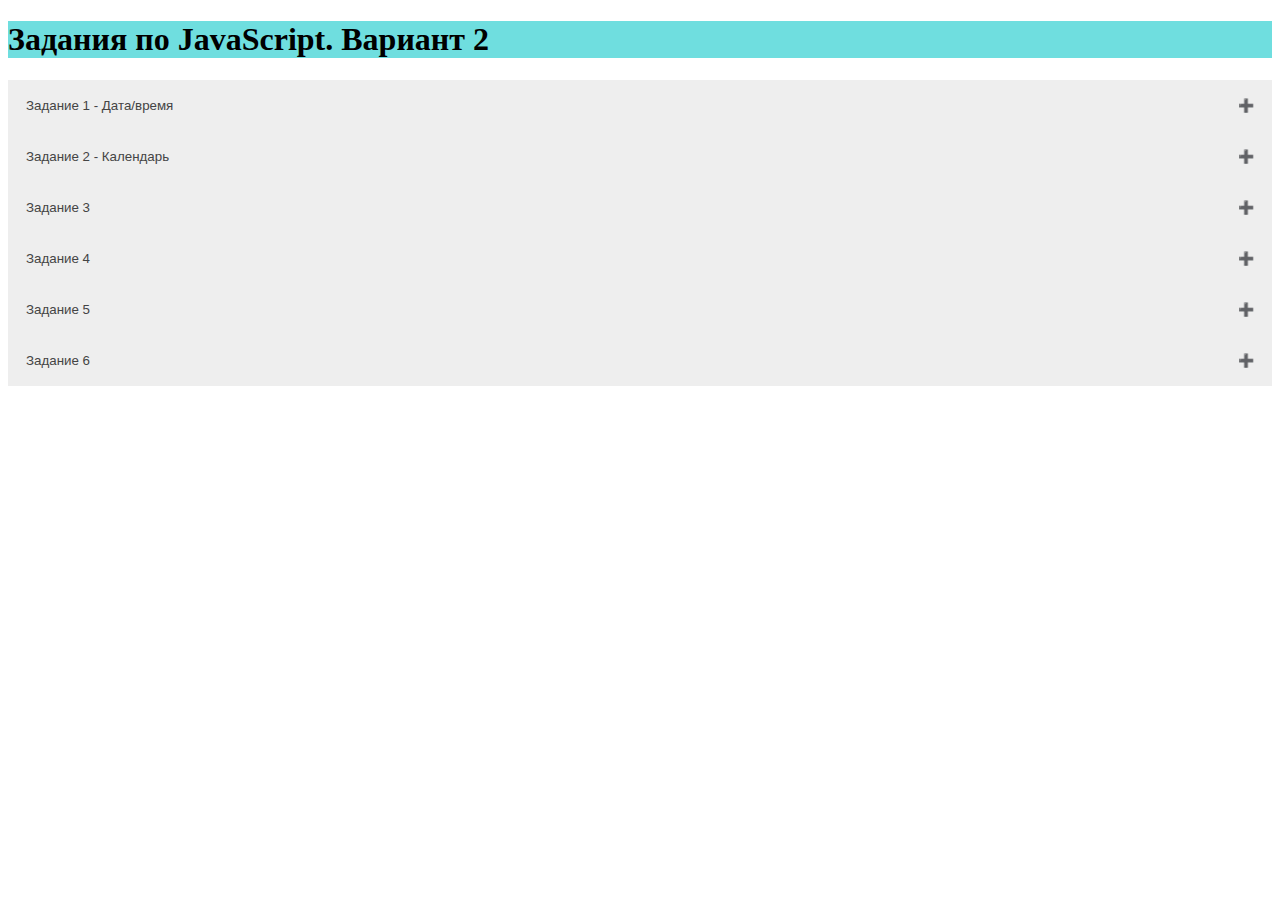
<file: labs js/index.html>
<!DOCTYPE html>
<html lang="en">
<head>
    <meta charset="UTF-8">
    <meta http-equiv="X-UA-Compatible" content="IE=edge">
    <meta name="viewport" content="width=device-width, initial-scale=1.0">
    <link rel="stylesheet" href="./assets/main.css">
    <title>JS Labs!</title>

    <title>Document</title>
</head>
<body >

    <h1>Задания по JavaScript. Вариант 2</h1>
    <button class="accordion">Задание 1 - Дата/время</button>
    <div class="panel">
        <p class="data_things">Если ты это видишь, ты где то накосячил в скрипте :)</p>
    </div>

    <button class="accordion">Задание 2 - Календарь</button>
    <div class="panel">
        <div id="month-calendar">

    <ul class="month">
        <li class="prev"><i class="fas fa-angle-left"></i></li>
        <li class="next"><i class="fas fa-angle-right"></i></li>
        <li class="month-name"></li>
        <li class="year-name"></li>
    </ul>

    <ul class="weekdays">
        <li>Пн</li>
        <li>Вт</li>
        <li>Ср</li>
        <li>Чт</li>
        <li>Пт</li>
        <li class = "holidays">Сб</li>
        <li class = "holidays">Вс</li>
    </ul>

    <ul class="days">
        <li>1</li>
        <li>2</li>
        <li>...</li>
        <li>31</li>
    </ul>
</div>
    </div>

    
    <button class="accordion">Задание 3</button>
    <div class="panel" >
        <img class = "task3_img" src="./images/1.jpg" alt="">
        <img class = "task3_img" src="./images/2.jpg" alt="">
        <p class = "count_img_text">Если ты это видишь, ты где то накосячил в скрипте :)</p>
    </div>

    <button class="accordion">Задание 4</button>
    <div class="panel" id = 'panel'>
        <p >Если ты это видишь, ты где то накосячил в скрипте :)</p>
    </div>
    
    <button class="accordion">Задание 5</button>
    <div class="panel" id = "task_5">
        <a id="switch" href="#">Добавить абзац</a>
    </div>

    <button class="accordion">Задание 6</button>
    <div class="panel">
        <img src="./images/img1.jpg " id="myImg" onmouseover="change()" alt="">
    </div>

    <script src="./scripts/script.js"></script>
    <script src="./scripts/DataTime.js"></script>
    <script src="./scripts/calendar.js"></script>
    <script src="./scripts/paint_div.js"></script>
    <script src="./scripts/add_p.js"></script>
    <script src="./scripts/change_img.js"></script>
    <script src="./scripts/task3.js"></script>
</body>
</html>
</file>
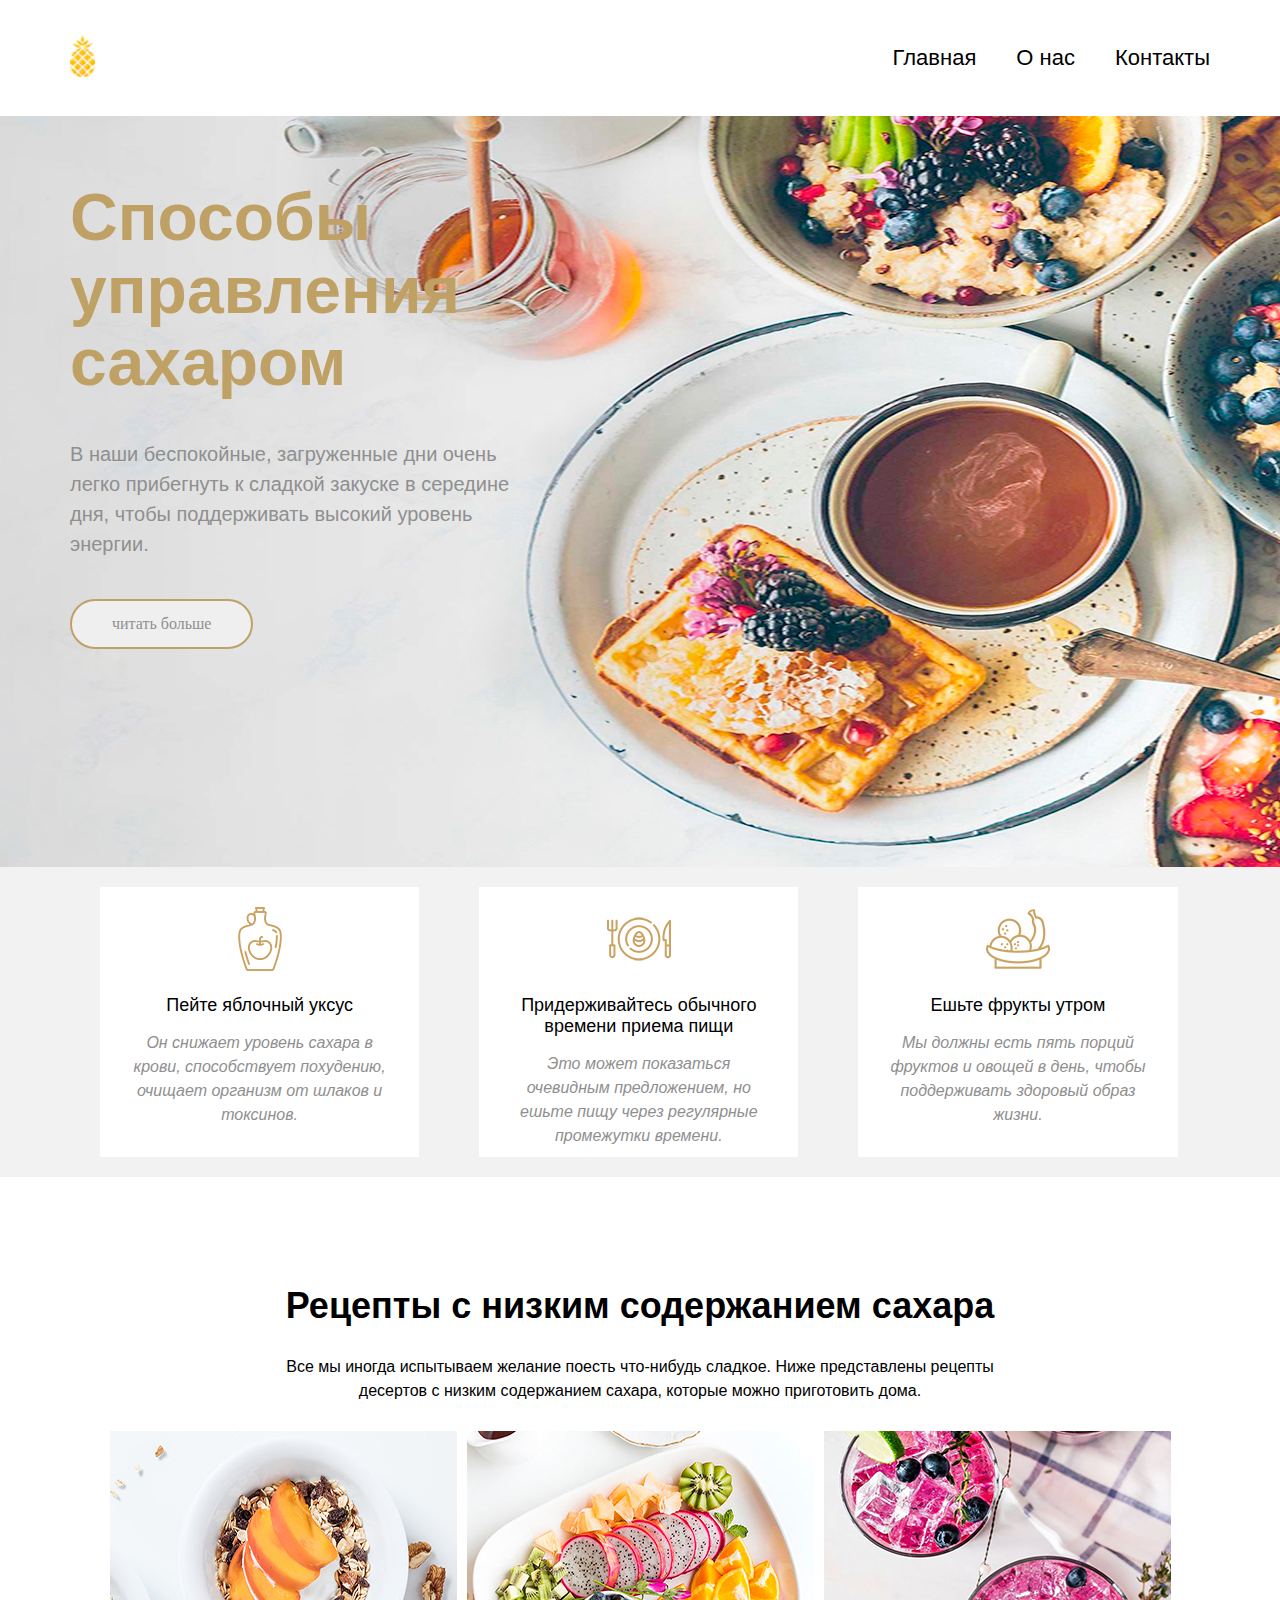
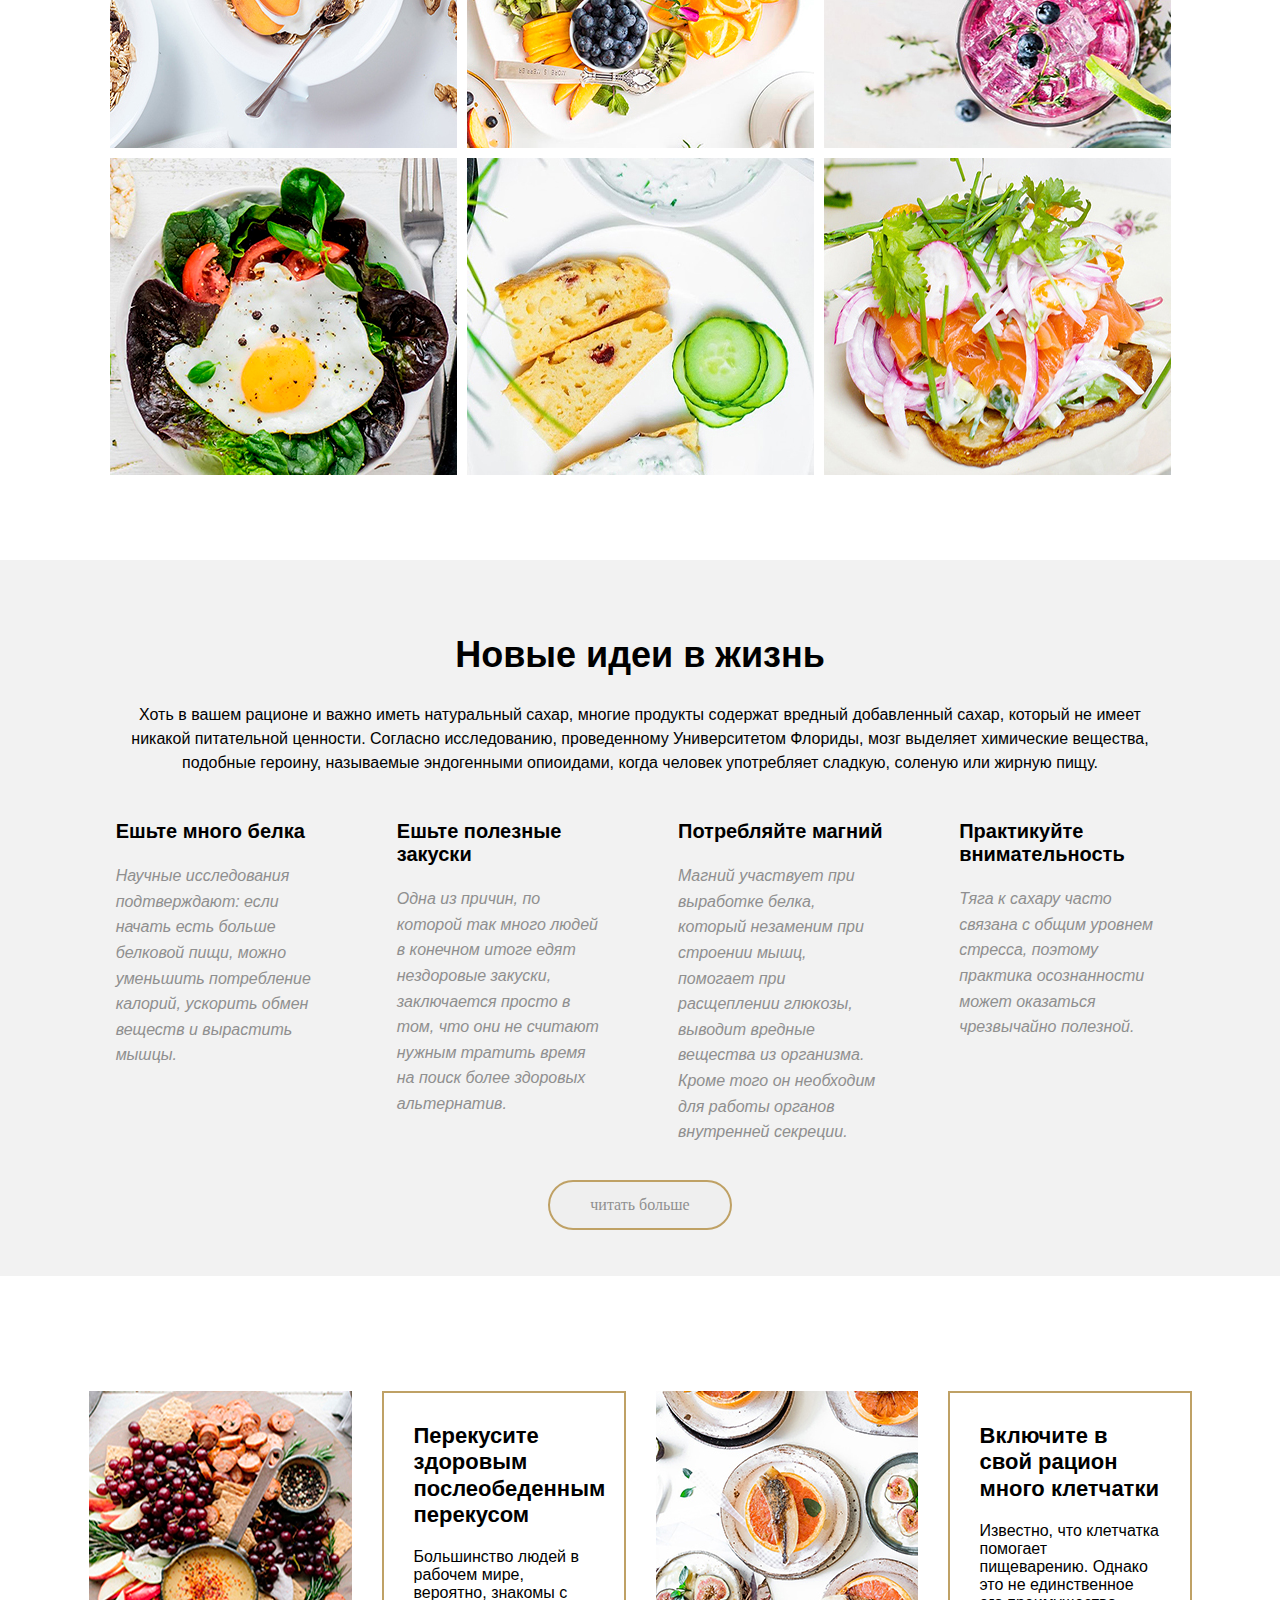
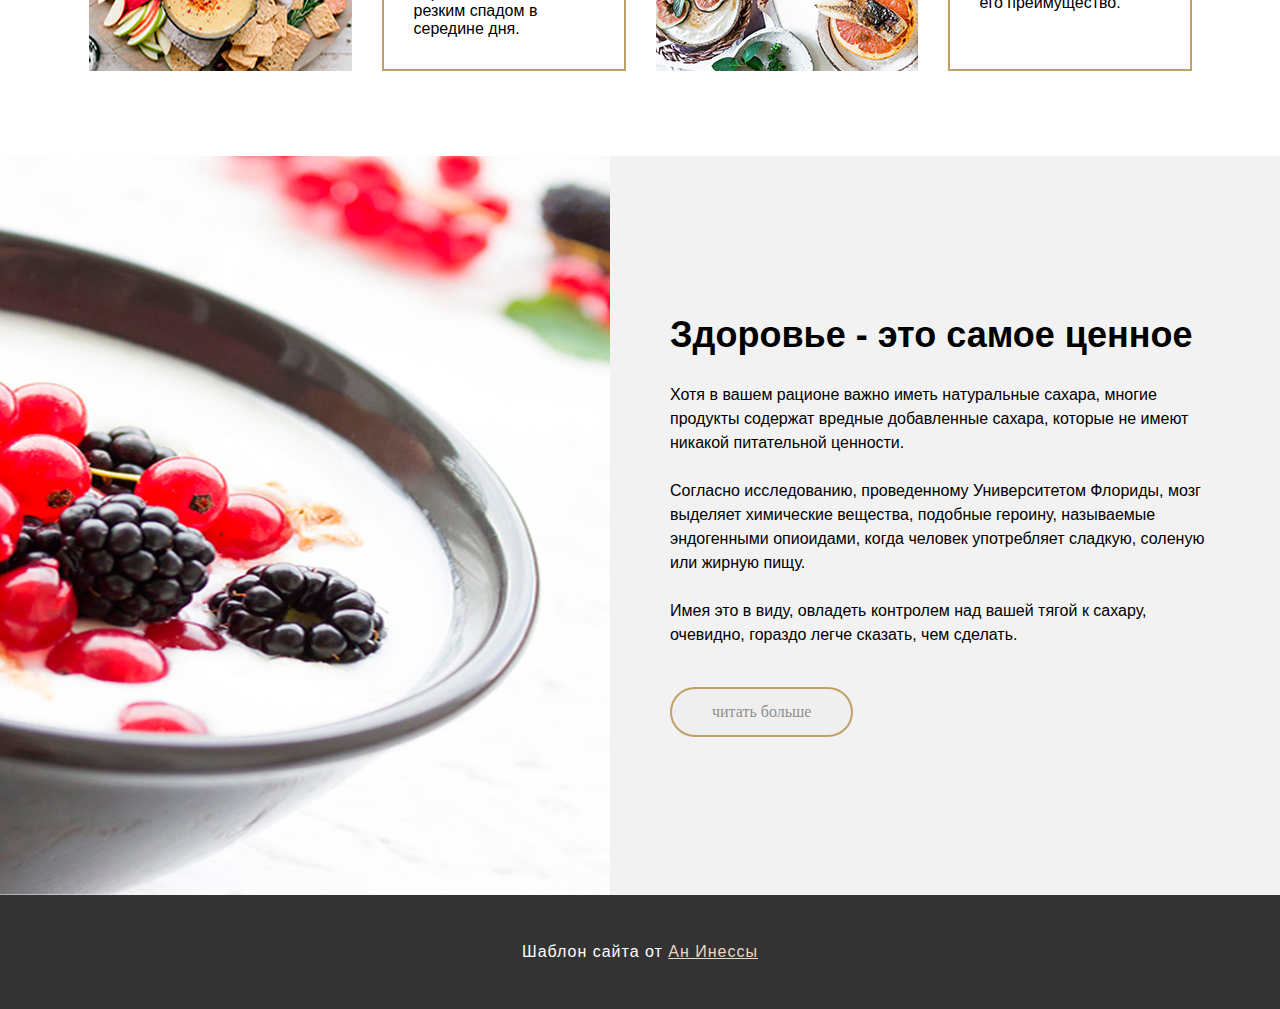
<file: website/index.html>
<!DOCTYPE html>
<html lang="en">
<head>
	<meta charset="UTF-8">
	<meta name="viewport" content="width=device-width, initial-scale=1.0">
	<title>Project</title>
	<link rel="stylesheet" href = "css/main.css">
</head>
<body>

	 <header class="header">
	 	<div class="container">
	 		<div class="header__inner">
	 			<div class="header__logo">
	 				<img src="img/logo.png" alt="">
	 			</div>

	 			<nav class = "nav">
	 				<a class="nav__link" href="#">Главная</a>
	 				<a class="nav__link" href="#">О нас</a>
	 				<a class="nav__link" href="#">Контакты</a>
	 			</nav>
	 		</div>
	 	</div>
	 </header>






	 <section class="intro">
	 	<div class="container">
	 		<div class="intro__block">
	 			<h1 class= "intro__title">Способы управления сахаром</h1>
	 			<h2 class= "intro__subtitle">В наши беспокойные, загруженные дни очень легко прибегнуть к сладкой закуске в середине дня, чтобы поддерживать высокий уровень энергии.</h2>
	 			<button class="btn btn--ye" type="button">читать больше</button>
	 		</div>
	 	</div>
	 </section>






	 <section class="features">
	 	<div class="container">
	 		<div class="features">
	 			<div class="features__item">
	 				<div class="features__back">
	 					<img class="features__icon" src="icon/cider.png" alt="">
	 					<h4 class="features__title">Пейте яблочный уксус</h4>
	 					<div class="features__text">
	 					Он снижает уровень сахара в крови, способствует похудению, очищает организм от шлаков и токсинов.
	 					</div>
	 				</div>
	 			</div>	

	 			<div class="features__item">
	 				<div class="features__back">
	 					<img class="features__icon" src="icon/meal.png" alt="">
	 					<h4 class="features__title">Придерживайтесь обычного времени приема пищи</h4>
	 					<div class="features__text">
	 						Это может показаться очевидным предложением, но ешьте пищу через регулярные промежутки времени.
	 					</div>
	 				</div>
	 			</div>	

	 			<div class="features__item">
	 				<div class="features__back">
	 					<img class="features__icon" src="icon/fruits.png" alt="">
	 					<h4 class="features__title">Ешьте фрукты утром</h4>
	 					<div class="features__text">
	 						Мы должны есть пять порций фруктов и овощей в день, чтобы поддерживать здоровый образ жизни.
	 				</div>
	 				</div>
	 			</div>	

	 		</div>
	 	</div>
	 </section >






	 <section class = "recipe">
	 	<div class="container">
	 		<div class="recipe__block">
	 			<div class="recipe__top">
	 				<h2 class = "recipe__title">Рецепты с низким содержанием сахара</h2>
	 				<p class = "recipe__text">Все мы иногда испытываем желание поесть что-нибудь сладкое. Ниже представлены рецепты десертов с низким содержанием сахара, которые можно приготовить дома.</p>
	 			</div>

	 			<div class="recipe__images">
	 				<img class="recipe__item" src="img/2.jpg" alt="">
	 				<img class="recipe__item" src="img/3_1.jpg" alt="">
	 				<img class="recipe__item" src="img/4.jpg" alt="">
	 				<img class="recipe__item" src="img/5.jpg" alt="">
	 				<img class="recipe__item" src="img/6.jpg" alt="">
	 				<img class="recipe__item" src="img/7.jpg" alt="">
	 			</div>


	 		</div>
	 	</div>
	 </section>








	 <section class = "ideas">
	 	<div class="container">
	 		<div class="ideas__block">
	 			<div class="ideas__top">
	 				<h2 class = "ideas__title">Новые идеи в жизнь</h2>
	 				<p class = "ideas__text">Хоть в вашем рационе и важно иметь натуральный сахар, многие продукты содержат вредный добавленный сахар, который не имеет никакой питательной ценности. Согласно исследованию, проведенному Университетом Флориды, мозг выделяет химические вещества, подобные героину, называемые эндогенными опиоидами, когда человек употребляет сладкую, соленую или жирную пищу.</p>
	 			</div>


	 		</div>
	 			<div class="ideas__row">
	 				<div class="ideas__item">
	 					<h4 class= "ideas__subtitle">Ешьте много белка</h4>
	 					<p class="ideas__tip">Научные исследования подтверждают: если начать есть больше белковой пищи, можно уменьшить потребление калорий, ускорить обмен веществ и вырастить мышцы.</p>
	 				</div>

	 				<div class="ideas__item">
	 					<h4 class= "ideas__subtitle">Ешьте полезные закуски</h4>
	 					<p class="ideas__tip">Одна из причин, по которой так много людей в конечном итоге едят нездоровые закуски, заключается просто в том, что они не считают нужным тратить время на поиск более здоровых альтернатив.</p>
	 				</div>

	 				<div class="ideas__item">
	 					<h4 class= "ideas__subtitle">Потребляйте магний</h4>
	 					<p class="ideas__tip"> Mагний участвует при выработке белка, который незаменим при строении мышц, помогает при расщеплении глюкозы, выводит вредные вещества из организма. Кроме того он необходим для работы органов внутренней секреции. </p>
	 				</div>

	 				<div class="ideas__item">
	 					<h4 class= "ideas__subtitle">Практикуйте внимательность</h4>
	 					<p class="ideas__tip">Тяга к сахару часто связана с общим уровнем стресса, поэтому практика осознанности может оказаться чрезвычайно полезной.</p>
	 				</div>
	 			</div>
	 			<div class="ideas__but">
	 				<button class="btn btn--ye" type="button">читать больше</button>
	 			</div>
		</div>
	 </section>






	 <section class = "diet">
	 	<div class="container">
	 		<div class="diet__block">
	 			<div class="diet__item__img">
	 				<img src="img/8.jpg" alt="">
	 			</div>

	 			<div class="diet__item">
	 				<h4 class = "diet__subtitle">Перекусите здоровым послеобеденным перекусом</h4>
	 				<p class = "diet__text">Большинство людей в рабочем мире, вероятно, знакомы с резким спадом в середине дня.</p>
	 			</div>

	 			<div class="diet__item__img">
	 				<img src="img/9.jpg" alt="">
	 			</div>
	 				
	 			<div class="diet__item">
	 				<h4 class = "diet__subtitle">Включите в свой рацион много клетчатки</h4>
	 				<p class = "diet__text">Известно, что клетчатка помогает пищеварению. Однако это не единственное его преимущество.</p>
	 			</div>
	 		</div>
	 	</div>
	 </section>




	 <section class = "health">
	 	<div class="container">	
	 		<div class="health__item">	
	 				<div class="health__photo">	
	 					<img class="health__img" src="img/10.jpg" alt="">
					</div>
	 				<div class="health__content">
	 					<div class="health__block">
	 						<h2 class = "health__subtitle">Здоровье - это самое ценное
	 						</h2>
	 						<p class = "health__text">
	 							Хотя в вашем рационе важно иметь натуральные сахара, многие продукты содержат вредные добавленные сахара, которые не имеют никакой питательной ценности. 
	 							<br>
	 							<br>
	 							Согласно исследованию, проведенному Университетом Флориды, мозг выделяет химические вещества, подобные героину, называемые эндогенными опиоидами, когда человек употребляет сладкую, соленую или жирную пищу.
	 							<br>
	 							<br>
	 							Имея это в виду, овладеть контролем над вашей тягой к сахару, очевидно, гораздо легче сказать, чем сделать.
	 						</p>

	 						<div class="health__but">
	 						<button class="btn btn--ye" type="button">читать больше</button>
	 						</div>

	 					</div>

	 				</div>



	 		</div>
	 	</div>
	 </section>
	 <footer class="footer">
	 	<div class="container">
	 		<div class="footer__inner">
	 			<div class="footer__block">
	 				<p class = "footer__text">Шаблон сайта от</p>
	 				<a class = "footer__author" href="https://vk.com/iness__an">Ан Инессы</a>
	 			</div>
	 		</div>
	 	</div>
	 </footer>
</body>
</html>
</file>
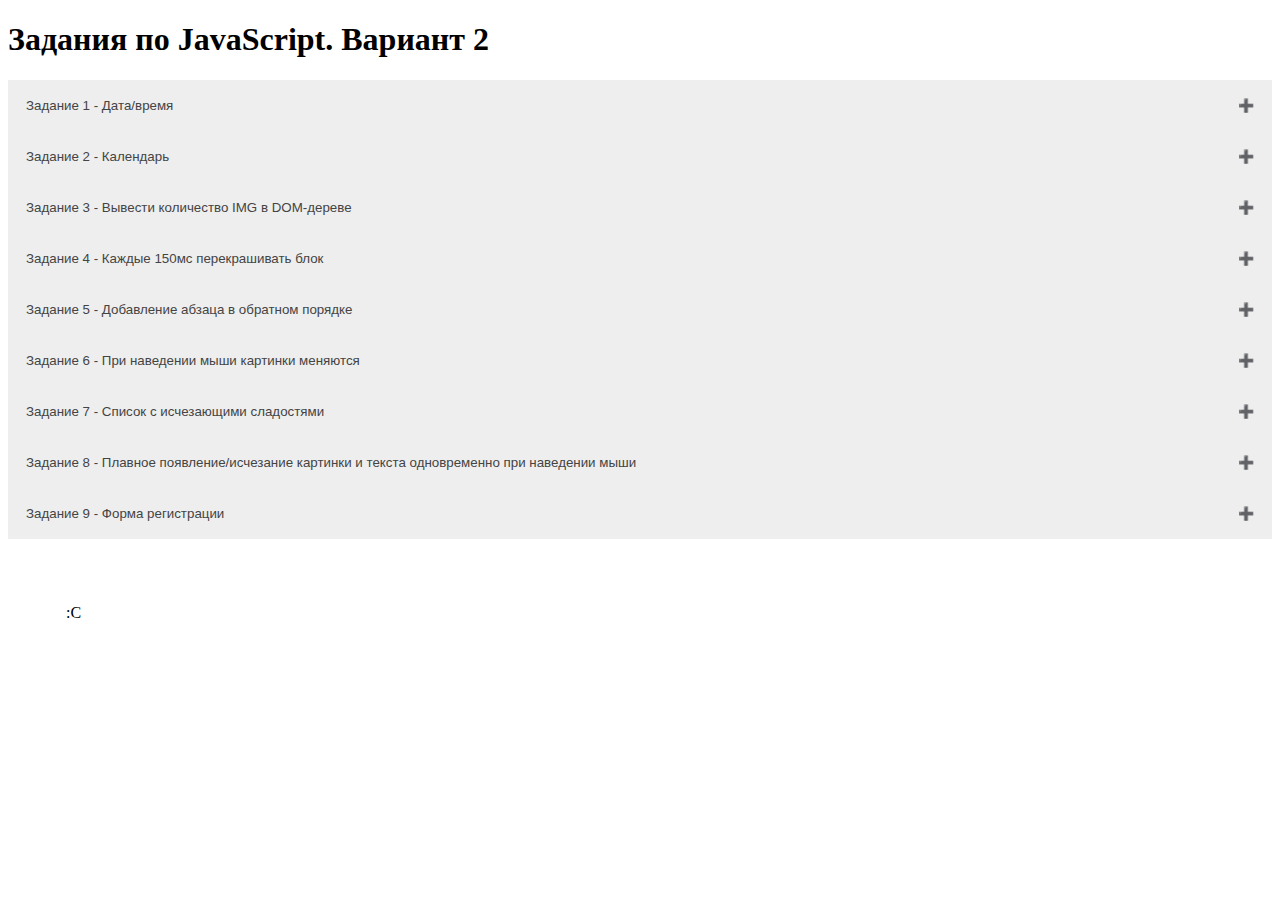
<file: JS & JQuery/Javascript/index.html>
<!DOCTYPE html>
<html lang="en">
<head>
    <meta charset="UTF-8">
    <meta http-equiv="X-UA-Compatible" content="IE=edge">
    <meta name="viewport" content="width=device-width, initial-scale=1.0">
    <link rel="stylesheet" href="./assets/main.css">
    <title>JS Labs!</title>

    <title>Document</title>
</head>
<body >

    <h1>Задания по JavaScript. Вариант 2</h1>
    <button class="accordion">Задание 1 - Дата/время</button>
    <div class="panel">
        <p class="data_things">Если ты это видишь, ты где то накосячил в скрипте :)</p>
    </div>

    <button class="accordion">Задание 2 - Календарь</button>
    <div class="panel">
        <div id="month-calendar">

    <ul class="month">
        <li class="prev"><i class="fas fa-angle-left"></i></li>
        <li class="next"><i class="fas fa-angle-right"></i></li>
        <li class="month-name"></li>
        <li class="year-name"></li>
    </ul>

    <ul class="weekdays">
        <li>Пн</li>
        <li>Вт</li>
        <li>Ср</li>
        <li>Чт</li>
        <li>Пт</li>
        <li class = "holidays">Сб</li>
        <li class = "holidays">Вс</li>
    </ul>

    <ul class="days">
        <li>1</li>
        <li>2</li>
        <li>...</li>
        <li>31</li>
    </ul>
</div>
    </div>

    
    <button class="accordion">Задание 3 - Вывести количество IMG в DOM-дереве</button>
    <div class="panel" >
        <img class = "task3_img" src="./images/1.jpg" alt="">
        <img class = "task3_img" src="./images/2.jpg" alt="">
        <p class = "count_img_text">Если ты это видишь, ты где то накосячил в скрипте :)</p>
    </div>

    <button class="accordion">Задание 4 - Каждые 150мс перекрашивать блок</button>
    <div class="panel" id = 'panel'>
        <p >Если ты это видишь, ты где то накосячил в скрипте :)</p>
    </div>
    
    <button class="accordion">Задание 5 - Добавление абзаца в обратном порядке</button>
    <div class="panel" id = "task_5">
        <a id="switch" href="#">Добавить абзац</a>
    </div>

    <button class="accordion">Задание 6 - При наведении мыши картинки меняются</button>
    <div class="panel">
        <img src="./images/img1.jpg" id="myImg" onmouseover="change()" alt="">
    </div>

    <button class="accordion">Задание 7 - Список с исчезающими сладостями</button>
     <div class="panel" id="sweet__list_id">
        <ul >
            <li class="del">Здесь сладости! (Нажми меня)</li>
                <ul class="submenu">
                <li class="del1">Пироженное</li>
                <li class="del1">Мёд</li>
                <li class="del2">Конфета</li>
                </ul>
            <li class="del3">Сладостей больше нет!</li>
        </ul>
    </div>


    <button class="accordion">Задание 8 - Плавное появление/исчезание картинки и текста одновременно при наведении мыши</button>
    <div class="panel">
        <div class="task-item eight">
            <p id="textlogo">:С</p>
            <img id="logo" src="./images/cry.jpg" alt="ма">
        </div>
    </div>

    <button class="accordion">Задание 9 - Форма регистрации</button>
    <div class="panel">
        <p><a href="myform.html" target="_blank">Перейти на страницу формы регистрации</a>.
      
    </p>
    </div>
    <script src="./scripts/jquery-3.6.0.js"></script>
    <script src="./scripts/script.js"></script>
    <!-- Включить только если нужно посмотреть задание 4
        <script src="./scripts/paint_div.js"></script>-->
    <script src="./scripts/DataTime.js"></script>
    <script src="./scripts/calendar.js"></script>
    <script src="./scripts/add_p.js"></script>
    <script src="./scripts/change_img.js"></script>
    <script src="./scripts/task3.js"></script>
    <script src="./scripts/list.js"></script>
    <script src="./scripts/lostchance.js"></script>
    <script src="./scripts_for_form/script_for_form.js"></script>
</body>
</html>
</file>
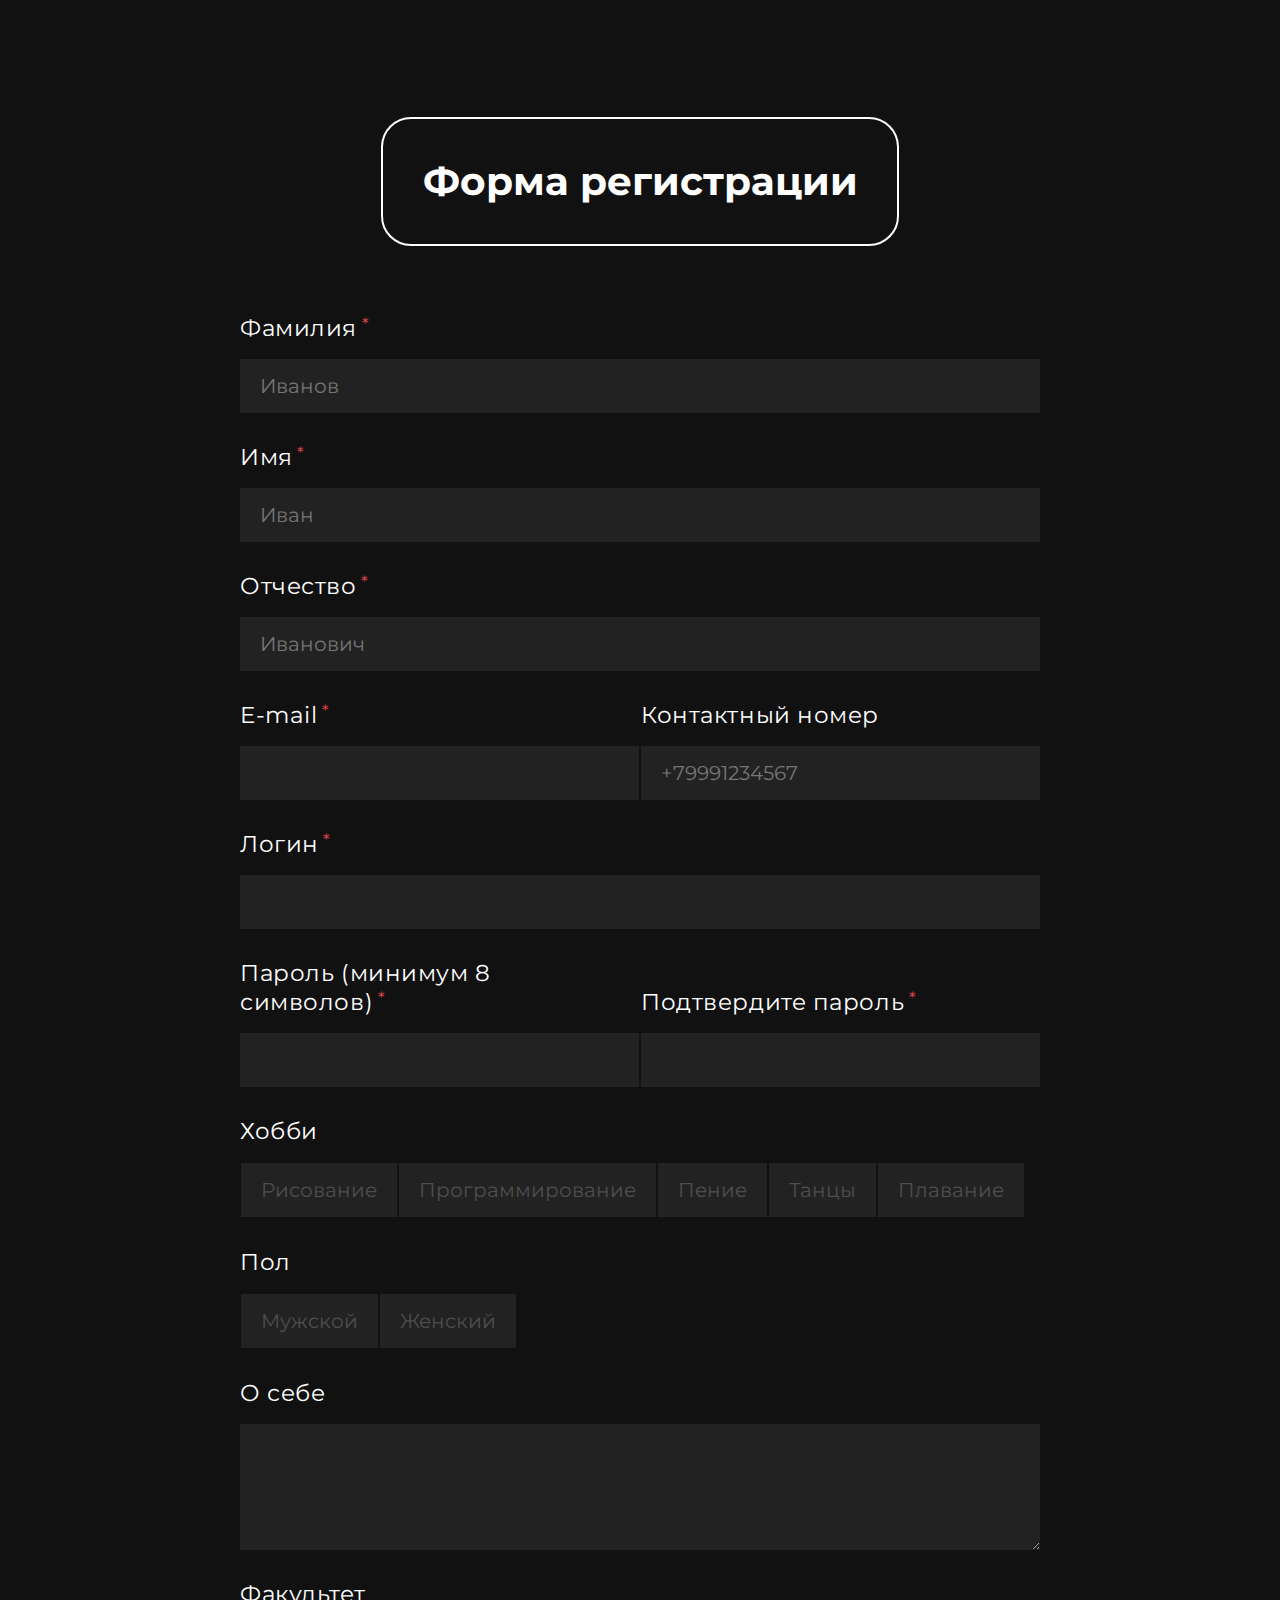
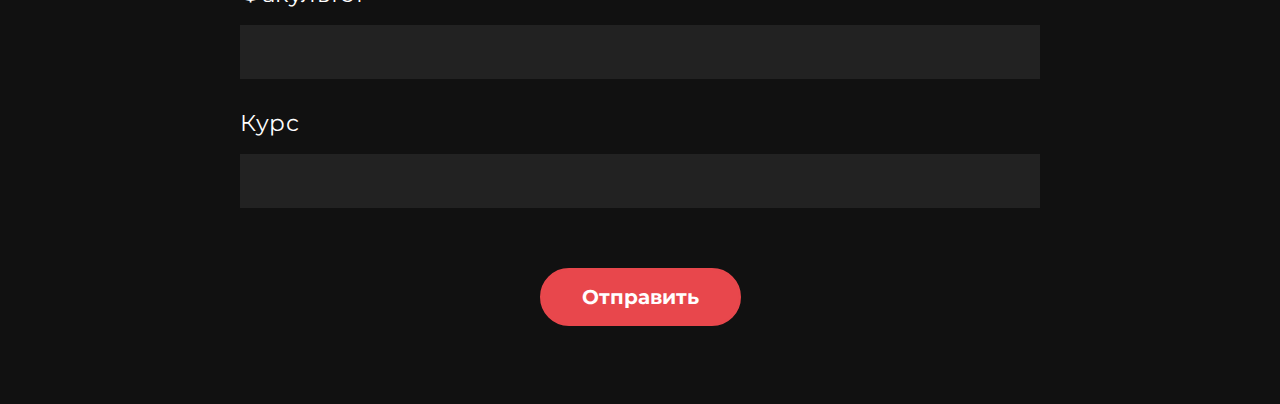
<file: JS & JQuery/Javascript/myform.html>
<!DOCTYPE html>
<html lang="en">
<head>
    <meta charset="UTF-8">
    <meta http-equiv="X-UA-Compatible" content="IE=edge">
    <meta name="viewport" content="width=device-width, initial-scale=1.0">
    <link rel="stylesheet" href="./assets_for_form/main_for_form.css">
    <title>Registration Form</title>

    <title>Document</title>
  </head>
<body >
  <div class="title_block">
    <p class = "title">Форма регистрации</p>
  </div>
<form action='' class='form' onSubmit = "return checkPassword(this)">
  <p class='field required'>
    <label class='label required' for='name'>Фамилия</label>
    <input class='text-input' id='name' name='name' required type='text' placeholder='Иванов' pattern = "^([А-Я]{1}[а-яё]{1,23}|[A-Z]{1}[a-z]{1,23})$">
  </p>
  <p class='field required'>
    <label class='label required' for='name'>Имя</label>
    <input class='text-input' id='name' name='name' required type='text' placeholder='Иван' pattern = "^([А-Я]{1}[а-яё]{1,23}|[A-Z]{1}[a-z]{1,23})$">
  </p>
  <p class='field required'>
    <label class='label required' for='name'>Отчество</label>
    <input class='text-input' id='name' name='name' required type='text' placeholder='Иванович' pattern = "^([А-Я]{1}[а-яё]{1,23}|[A-Z]{1}[a-z]{1,23})$">
  </p>
  <p class='field required half'>
    <label class='label' for='email'>E-mail</label>
    <input class='text-input' id='email' name='email' required type='email'>
  </p>
  <p class='field half'>
    <label class='label' for='phone'>Контактный номер</label>
    <input class='text-input' id='phone' name='phone' type='phone' pattern = "^((8|\+7)[\- ]?)?(\(?\d{3}\)?[\- ]?)?[\d\- ]{7,10}$" placeholder = "+79991234567">
  </p>
  <p class='field required'>
    <label class='label' for='login'>Логин</label>
    <input class='text-input' id='login' name='login' required type='text' pattern = "^[а-яА-ЯёЁa-zA][а-яА-ЯёЁa-zA-Z0-9-_\.]{1,20}$">
  </p>
  <p class='field half required'>
    <label class='label' for='password'>Пароль (минимум 8 символов)</label>
    <input class='text-input' id = "password1" name='password1' required type='password' pattern = "(?=^.{8,}$)((?=.*\d)|(?=.*\W+))(?![.\n])(?=.*[A-Z])(?=.*[a-z]).*$">  
  </p>
  <p class='field half required'>
    <label class='label' for='password'>Подтвердите пароль</label>
    <input class='text-input' id = "password2" name='password2' required type='password'>
  </p>
  <div class='field'>
    <label class='label'>Хобби</label>
    <ul class='checkboxes'>
      <li class='checkbox'>
        <input class='checkbox-input' id='choice-0' name='choice' type='checkbox' value='0'>
        <label class='checkbox-label' for='choice-0'>Рисование</label>
      </li>
      <li class='checkbox'>
        <input class='checkbox-input' id='choice-1' name='choice' type='checkbox' value='1'>
        <label class='checkbox-label' for='choice-1'>Программирование</label>
      </li>
      <li class='checkbox'>
        <input class='checkbox-input' id='choice-2' name='choice' type='checkbox' value='2'>
        <label class='checkbox-label' for='choice-2'>Пение</label>
      </li>
      <li class='checkbox'>
        <input class='checkbox-input' id='choice-3' name='choice' type='checkbox' value='3'>
        <label class='checkbox-label' for='choice-3'>Танцы</label>
      </li>
      <li class='checkbox'>
        <input class='checkbox-input' id='choice-4' name='choice' type='checkbox' value='4'>
        <label class='checkbox-label' for='choice-4'>Плавание</label>
      </li>
    </ul>
  </div>
  <div class='field'>
    <label class='label'>Пол</label>
    <ul class='options'>
      <li class='option'>
        <input class='option-input' id='option-0' name='option' type='radio' value='0'>
        <label class='option-label' for='option-0'>Мужской</label>
      </li>
      <li class='option'>
        <input class='option-input' id='option-1' name='option' type='radio' value='1'>
        <label class='option-label' for='option-1'>Женский</label>
      </li>
    </ul>
  </div>
  <p class='field'>
    <label class='label' for='about'>О себе</label>
    <textarea class='textarea' cols='50' id='about' name='about' rows='4'></textarea>
  </p>
  <p class='field'>
    <label class='label' for='select'>Факультет</label>
    <select class='select' id='select' >
      <option selected value=''></option>
      <option value='1'>Факультет журналистики</option>
      <option value='2'>Факультет истории, социологии и международных отношений</option>
      <option value='3'>Факультет компьютерных технологий и прикладной математики</option>
      <option value='4'>Факультет математики и компьютерных наук</option>
      <option value='5'>Факультет педагогики, психологии и коммуникативистики</option>
      <option value='6'>Факультет романо-германской филологии</option>
      <option value='7'>Факультет управления и психологии</option>
      <option value='8'>Физико-технический факультет</option>
    </select>
  </p>
  <p class='field'>
    <label class='label' for='select'>Курс</label>
    <select class='select' id='select' >
      <option selected value=''></option>
      <option value='1'>1</option>
      <option value='2'>2</option>
      <option value='3'>3</option>
      <option value='4'>4</option>
    </select>
  </p>
  <div class= "button_block">
    <input id='button' class = "button" type='submit' value='Отправить'>
  </div>
</form>
<!-- partial -->
<script src="./scripts_for_form/script_for_form.js"></script>
<script src="./scripts_for_form/jquery-3.6.0.js"></script>
<script src="./scripts_for_form/red.js"></script>

</body>
</html>
</file>
<file: labs js/assets/main.css>
.accordion {
    background-color: #eee;
    color: #444;
    cursor: pointer;
    padding: 18px;
    width: 100%;
    text-align: left;
    border: none;
    outline: none;
    transition: 0.4s;
}

.accordion:after {
    content: '\02795'; 
    font-size: 13px;
    color: #777;
    float: right;
    margin-left: 5px;
}


.active, .accordion:hover {
    background-color: #ccc;
}

.active:after {
    content: "\2796"; 
}


.panel {
    padding: 0 18px;
    background-color: white;
    max-height: 0;
    overflow: hidden;
    transition: max-height 0.2s ease-out;
}

.data_things{
    color: #101136;
    display: flex;
    justify-content: center;
}

/*ЗАДАНИЕ 2*/


*{
    box-sizing: border-box;
    
}

body{
    
}

/* месяцы и годы */
#month-calendar{
    width: 50%;
}

.month{
    font-family:  'Reza Zulmi Serif';
    margin: 0;
    padding: 3rem 2rem 2rem;
    background: #84403d;
    text-align: center;
    width: 100%;
    color: #ffffff;
    list-style: none;
}

.month li{
    padding: 0;
    margin: 0;
    font-size: 1.5rem;
    line-height: 1.4;
    letter-spacing: 0.1rem;
    text-transform: uppercase;
    font-weight: 700;
}

.month li.prev,
.month li.next{
    cursor: pointer;
}

.month li.prev{
    float: left;
}

.month li.next{
    float: right;
}

.month li.year-name{
    font-size: 1.2rem;
    font-weight: 400;
}


/* дни недели */
.weekdays{
    font-family:  'Reza Zulmi Serif';
    margin: 0;
    padding: 1rem 0;
    background-color: #8d6d72;
    width: 100%;
    display: flex;
    flex-direction: row;
    flex-wrap: nowrap;
    justify-content: left;
}

.weekdays li{
    font-family:  'Reza Zulmi Serif';
    display: inline-block;
    flex: 0 0 calc(100% / 7);
    text-align: center;
}

.holidays {

    color: #850000;
}
/* дни */
.days{
    font-family:  'Reza Zulmi Serif';
    margin: 0;
    padding: 1rem 0;
    background-color: #f5f5f5;
    width: 100%;
    display: flex;
    flex-wrap: wrap;
    justify-content: left;
    align-content: flex-start;
    height: 14rem;
}
.days li:nth-child(7n+6){
    color: #850000;
}
.days li:nth-child(7n+7){
    color: #850000;
}

.days li{
    padding: 0.5rem;
    list-style: none;
    display: inline-block;
    flex: 0 0 calc(100% / 7);
    text-align: center;
    color: #999;
    font-size: 0.9rem;
    line-height: 1rem;
}

.days li.date-now{
    color: #fff;
    font-weight: 700;

  border-radius: 50%;
  text-align: center;
  background: #d5a6a4;
}

.days li.date-holidays{
    color:#850000;
}

.task3_img{
    width: 30%;
}

a {
    text-decoration: none;
}

#myImg{
    height: 500px;
    width: 700px;
}
</file>
<file: website/css/main.css>
body {
	margin: 0;

	font-family: Roboto, sans-serif;
	-webkit-font-smoothing: antialiased; /*сглаживает*/
}

.container {
	width: 100%;
	max-width: 1140px;
	margin: 0 auto;
}

.header {

}

h1, h2, h3, h4, h5, h6 {
	margin: 0;
}

p {
	margin: 0 0 10px;
}
.nav {
	display: flex;
	font-size: 22px;

}

.header__inner {
	display: flex;
	justify-content: space-between;
	padding: 35px 0;
	align-items: center;
}

.nav__link {
	color: #000;
	text-decoration: none;
	margin-left: 40px;
}

.nav__link:first-child {
	margin-left: 0;
}

.nav__link:hover {      /*псевдокласс*/
	color: #da5359;

}

.intro {
	height: 751px;
<<<<<<< HEAD
	background: #f2f2f2 url("../img/1.jpg") center no-repeat;
=======
	width: 100%;
	background: url("../img/1.jpg") center no-repeat;
>>>>>>> d6457c2232479bac0f1feb45380efeb90961be60
	background-size: cover cover;
}

.intro__block{
	padding-top: 65px;
	max-width: 450px;
}

.intro__title{
	margin: 0 0 40px;
	font-family: 'Oswald', sans-serif;
	font-size: 66px ;
	line-height: 1.1;
	color: #bfa165;
	font-weight: 700;
	word-spacing: 100vw;
}

.intro__subtitle{
	margin-bottom: 40px;
	font-family: 'Open Sans', sans-serif;
	font-size: 20px ;
	color: #8f8f8f;
	line-height: 1.5;
	font-weight: 400;
}

.btn {
	display: inline-block;
	padding: 14px 40px;

	cursor:  pointer;
	font-family: 'Open Sans';
	font-size: 16px;
	color: #8f8f8f;
	font-weight: 400;
	text-decoration: none;
	border: 2px solid #bfa165;
	border-radius: 150px;

	transition: background .1s linear;

}

.btn:hover {
	background-color: #eedcb9;
}

.features{
	display: flex;
	flex-wrap: wrap;
    flex-direction: row;
    min-height: 100%;
    max-width: 100%;

	background-color: #f2f2f2;
}

.features__item{
	width: 28%;
	padding: 20px 30px;
	text-align: center;

}

.features__back{
	height: 230px;
	padding: 20px 30px;
	background-color: #ffffff;


}
.features__icon{
	margin-bottom: 20px;
}

.features__title{
	margin-bottom: 15px;
	font-size: 18px;
	font-family: Roboto, sans-serif;
	font-weight: 400;
}

.features__text{
	color: #8f8f8f;
	font-family: Open Sans, sans-serif;
	font-size: 16px;
	line-height: 1.5;
	font-style: italic;
}

<<<<<<< HEAD
.recipe__block{

}


.recipe__top{
	margin: 80px 140px 0 140px;
    padding: 0 60px;

	max-width: 800px;
	display: flex;
	justify-content: center;
	flex-direction: column;
}
.recipe__title{
	margin: 20px 0px;

	font-family: Roboto, sans-serif;
	line-height: 1.6;
	font-size: 36px;
	text-align: center;
}

.recipe__text{
	font-size: 16px;
	text-align: center;
	font-family: Open Sans, sans-serif;
	line-height: 1.5;
}

.recipe__images{
	margin:  13px 0 80px;

	display: flex;
	flex-wrap: wrap;
    flex-direction: row;
    min-height: 100%;
    max-width: 100%;
    justify-content: center;

}

.recipe__item{
	border: 5px solid #ffffff;
}


.ideas__block{
	display: flex;
	margin: 20px 0px;
}
.ideas__top{
	margin: 46px
 	auto 0 0;
	padding: 0 60px;
}
.ideas__title{
	margin-top: 20px;

	font-family: Roboto, sans-serif;
	line-height: 1.6;
	font-size: 36px;
	text-align: center;
}

.ideas__text{
	margin: 20px 0px;

	font-size: 16px;
	text-align: center;
	font-family: Open Sans, sans-serif;
	line-height: 1.5;
}

.ideas{

	background: #f2f2f2
}

.ideas__item{
	display: flex;
    flex-direction: column;	
    border: 5px solid transparent;

	max-width: 18%;

	padding-left: 33px;
    padding-right: 33px;

}

.ideas__row{
	display: flex;
	flex-direction: row;
    flex-wrap: wrap;
    min-height: 100%;
    max-width: 100%;
	justify-content: center;
}

.ideas__subtitle{
	font-size: 20px;
}

.ideas__tip{
	margin: 20px auto 0;
	font-size: 16px;
	font-style: italic;
	font-weight: 400;
    line-height: 1.6;
	color: #8f8f8f;

	text-align: left;
}

.ideas__but{
	display: flex;
	justify-content: center;
	margin: 30px auto 0px;
	padding-bottom: 46px;
}


.diet__block{

	display: flex;
	flex-direction: row;
	flex-wrap: wrap;

	justify-content: center;
	margin: 70px auto 70px 0;
	padding-top: 30px;
}

.diet__subtitle{
	margin: 30px 0 0;

    font-weight: 700;
    line-height: 1.2;
    font-size: 22px;

    text-align: left;
}

.diet__text{
	margin: 20px 0 30px;
}

.diet__item{
	margin: 15px;
	padding: 0 30px;
	border: 2px solid #bfa165;
	max-width: 180px;

}

.diet__item__img{
	display: flex;
	border: 15px solid transparent;

}

.health{
	overflow: hidden;
	background-color:  #f2f2f2;
}

.health__item{
	display: flex;

}

.health__photo{
	width: 50%;
	height: 739px;
	position: relative;
}

.health__img{
	position: absolute;
	top: 50%;
	right: 0;
	z-index: 1;

	transform: translateY(-50%);
}

.health__content{
	display: flex;
	width: 50%;
	padding-left: 60px;
	padding-top: 75px;
	margin-top: 75px;
}

.health__text{
	font-family: Open Sans, sans-serif;
	font-weight: 400;
    font-size: 16px;
	line-height: 1.5;

	margin-top: 20px;
	text-align: left;
}

.health__subtitle{
	font-family: Roboto, sans-serif;
	line-height: 1.6;
	font-size: 36px;
}

.health__but{
	padding-top: 30px;
}

.footer{
	background-color: #333333;
}
.footer__inner{
	padding: 15px;
}

.footer__block{
	margin: 15px;
	text-align: center;
	letter-spacing: 1px;
}

.footer__text{
	display: inline-block;
	font-weight: 400;
    line-height: 1.5;
    font-size: 16px;

    margin-top: 15px;
    margin-bottom: 15px;
    text-align: center;
    color: #ffffff;
}

.footer__author{
	display: inline-block;
	text-align: center;
	text-decoration: underline;
	color: #ebd8c1;
	cursor: pointer;

}

.footer__author:hover {
	color: #aa9b88;
}
</file>
<file: JS & JQuery/Javascript/assets/main.css>
.accordion {
    background-color: #eee;
    color: #444;
    cursor: pointer;
    padding: 18px;
    width: 100%;
    text-align: left;
    border: none;
    outline: none;
    transition: 0.4s;
}

.accordion:after {
    content: '\02795'; 
    font-size: 13px;
    color: #777;
    float: right;
    margin-left: 5px;
}


.active, .accordion:hover {
    background-color: #ccc;
}

.active:after {
    content: "\2796"; 
}


.panel {
    padding: 0 18px;
    background-color: white;
    max-height: 0;
    overflow: hidden;
    transition: max-height 0.2s ease-out;
}

.data_things{
    color: #101136;
    display: flex;
    justify-content: center;
}

/*ЗАДАНИЕ 2*/


*{
    box-sizing: border-box;
    
}

body{
    
}

/* месяцы и годы */
#month-calendar{
    width: 50%;
}

.month{
    font-family:  'Reza Zulmi Serif';
    margin: 0;
    padding: 3rem 2rem 2rem;
    background: #84403d;
    text-align: center;
    width: 100%;
    color: #ffffff;
    list-style: none;
}

.month li{
    padding: 0;
    margin: 0;
    font-size: 1.5rem;
    line-height: 1.4;
    letter-spacing: 0.1rem;
    text-transform: uppercase;
    font-weight: 700;
}

.month li.prev,
.month li.next{
    cursor: pointer;
}

.month li.prev{
    float: left;
}

.month li.next{
    float: right;
}

.month li.year-name{
    font-size: 1.2rem;
    font-weight: 400;
}


/* дни недели */
.weekdays{
    font-family:  'Reza Zulmi Serif';
    margin: 0;
    padding: 1rem 0;
    background-color: #8d6d72;
    width: 100%;
    display: flex;
    flex-direction: row;
    flex-wrap: nowrap;
    justify-content: left;
}

.weekdays li{
    font-family:  'Reza Zulmi Serif';
    display: inline-block;
    flex: 0 0 calc(100% / 7);
    text-align: center;
}

.holidays {

    color: #850000;
}
/* дни */
.days{
    font-family:  'Reza Zulmi Serif';
    margin: 0;
    padding: 1rem 0;
    background-color: #f5f5f5;
    width: 100%;
    display: flex;
    flex-wrap: wrap;
    justify-content: left;
    align-content: flex-start;
    height: 14rem;
}
.days li:nth-child(7n+6){
    color: #850000;
}
.days li:nth-child(7n+7){
    color: #850000;
}

.days li{
    padding: 0.5rem;
    list-style: none;
    display: inline-block;
    flex: 0 0 calc(100% / 7);
    text-align: center;
    color: #999;
    font-size: 0.9rem;
    line-height: 1rem;
}

.days li.date-now{
    color: #fff;
    font-weight: 700;

  border-radius: 50%;
  text-align: center;
  background: #d5a6a4;
}

.days li.date-holidays{
    color:#850000;
}

.task3_img{
    width: 30%;
}

a {
    text-decoration: none;
}

#myImg{
    height: 500px;
    width: 700px;
}


ul li {
    list-style: none;
    display: block;
  }
  
.sweet__list span {
    cursor: pointer;
    animation: showBlock 2s linear forwards;
}


.submenu {
    display: block;
}

.del3 {
    display: none;
}

.hidden {
    color: transparent;
    animation: hideBlock 5s linear forwards; 
}

.hidden:hover{
    opacity: 0;
}

.chance_center{
    text-align: center;
}
#chance {
    height: 400px;
}
 @keyframes hideBlock {
    100% {
      opacity: 0;
    }
    0% {
      opacity: 1;
    }
  }
  .shown{
    animation: showBlock 5s linear forwards;
  }
  .shown:hover{
    opacity: 0;
  }

  #true__life{
    color:rgb(0, 0, 0);
    text-align: center;

  }

@keyframes showBlock {
    0% {
      opacity: 0;
    }
    100% {
      opacity: 1;
    }
  }

.task-item.eight img {
      height: 250px;
      position: relative;
      z-index: 1;
      transition: opacity 1s linear;
      
    }
    
    .task-item.eight {
     
      height: 250px;
      width: 300px;
    }
    
    .task-item.eight p {
      position: absolute;
      z-index: 0;
      padding-left: 40px;
      padding-top: 100px;
    }
</file>
<file: JS & JQuery/Javascript/assets_for_form/main_for_form.css>
@import url(https://fonts.googleapis.com/css?family=Montserrat);
html {
  -webkit-font-smoothing: antialiased;
}

body {
  background-color: #111111;
  font-family: "Montserrat", sans-serif;
}
@media screen and (min-width: 40em) {
  body {
    font-size: 1.25em;
  }
}
.form .req:invalid {
  border: 2px solid #E8474C;
}

.form .button, .form .message, .customSelect, .form .select, .form .textarea, .form .text-input, .form .option-input + label, .form .checkbox-input + label, .form .label {
  padding: 0.75em 1em;
  -webkit-appearance: none;
     -moz-appearance: none;
          appearance: none;
  outline: none;
  line-height: normal;
  border-radius: 0;
  border: none;
  background: none;
  display: block;
}


.title{
  color: white;
  font-size: 1.925em;
  font-weight:bold;
  text-align: center;
  padding: 39.2px;
  border: 2px solid white ;
  border-radius: 30px;
}

.title_block{
  display: flex;
  justify-content: center;
  padding: 30px 300.2px;
}
.form .label {
  color: white;
  padding-top: 0;
  padding-left: 0;
  letter-spacing: 0.025em;
  font-size: 1.125em;
  line-height: 1.25;
  position: relative;
  z-index: 100;
}
.required .form .label:after, .form .required .label:after {
  content: " *";
  color: #E8474C;
  font-weight: normal;
  font-size: 0.75em;
  vertical-align: top;
}

.customSelect, .form .select, .form .textarea, .form .text-input, .form .option-input + label, .form .checkbox-input + label {
  font: inherit;
  line-height: normal;
  width: 100%;
  box-sizing: border-box;
  background: #222222;
  color: white;
  position: relative;
}
.customSelect:placeholder, .form .select:placeholder, .form .textarea:placeholder, .form .text-input:placeholder, .form .option-input + label:placeholder, .form .checkbox-input + label:placeholder {
  color: white;
}
.customSelect:-webkit-autofill, .form .select:-webkit-autofill, .form .textarea:-webkit-autofill, .form .text-input:-webkit-autofill, .form .option-input + label:-webkit-autofill, .form .checkbox-input + label:-webkit-autofill {
  box-shadow: 0 0 0px 1000px #111111 inset;
  -webkit-text-fill-color: white;
  border-top-color: #111111;
  border-left-color: #111111;
  border-right-color: #111111;
}
.customSelect:not(:focus):not(:active).error, .form .select:not(:focus):not(:active).error, .form .textarea:not(:focus):not(:active).error, .form .text-input:not(:focus):not(:active).error, .form .option-input + label:not(:focus):not(:active).error, .form .checkbox-input + label:not(:focus):not(:active).error, .error .customSelect:not(:focus):not(:active), .error .form .select:not(:focus):not(:active), .form .error .select:not(:focus):not(:active), .error .form .textarea:not(:focus):not(:active), .form .error .textarea:not(:focus):not(:active), .error .form .text-input:not(:focus):not(:active), .form .error .text-input:not(:focus):not(:active), .error .form .option-input + label:not(:focus):not(:active), .form .error .option-input + label:not(:focus):not(:active), .error .form .checkbox-input + label:not(:focus):not(:active), .form .error .checkbox-input + label:not(:focus):not(:active) {
  background-size: 8px 8px;
  background-image: linear-gradient(135deg, rgba(232, 71, 76, 0.5), rgba(232, 71, 76, 0.5) 25%, transparent 25%, transparent 50%, rgba(232, 71, 76, 0.5) 50%, rgba(232, 71, 76, 0.5) 75%, transparent 75%, transparent);
  background-repeat: repeat;
}
.form:not(.has-magic-focus) .customSelect.customSelectFocus, .form:not(.has-magic-focus) .customSelect:active, .form:not(.has-magic-focus) .select:active, .form:not(.has-magic-focus) .textarea:active, .form:not(.has-magic-focus) .text-input:active, .form:not(.has-magic-focus) .option-input + label:active, .form:not(.has-magic-focus) .checkbox-input + label:active, .form:not(.has-magic-focus) .customSelect:focus, .form:not(.has-magic-focus) .select:focus, .form:not(.has-magic-focus) .textarea:focus, .form:not(.has-magic-focus) .text-input:focus, .form:not(.has-magic-focus) .option-input + label:focus, .form:not(.has-magic-focus) .checkbox-input + label:focus {
  background: #4E4E4E;
}

.form .message {
  position: absolute;
  bottom: 0;
  right: 0;
  z-index: 100;
  font-size: 0.625em;
  color: white;
}

.form .option-input, .form .checkbox-input {
  border: 0;
  clip: rect(0 0 0 0);
  height: 1px;
  margin: -1px;
  overflow: hidden;
  padding: 0;
  position: absolute;
  width: 1px;
}
.form .option-input + label, .form .checkbox-input + label {
  display: inline-block;
  width: auto;
  color: #4E4E4E;
  position: relative;
  -webkit-user-select: none;
     -moz-user-select: none;
      -ms-user-select: none;
          user-select: none;
  cursor: pointer;
}
.form .option-input:focus + label, .form .checkbox-input:focus + label, .form .option-input:active + label, .form .checkbox-input:active + label {
  color: #4E4E4E;
}
.form .option-input:checked + label, .form .checkbox-input:checked + label {
  color: white;
}

.form .button {
  font: inherit;
  line-height: normal;
  cursor: pointer;
  background: #E8474C;
  border: 2px solid #E8474C;
  border-radius: 30px;
  color: white;
  font-weight: bold;
  width: auto;
  margin-left: auto;
  font-weight: bold;
  padding-left: 2em;
  padding-right: 2em;
}

.form .button_block{
  display: flex;
  justify-content: center;
  padding: 30px 300.2px;
}
.form .button:hover, .form .button:focus, .form .button:active {
  color: white;
  border-color: white;
}
.form .button:active {
  position: relative;
  top: 1px;
  left: 1px;
}

body {
  padding: 2em;
}

.form {
  max-width: 40em;
  margin: 0 auto;
  position: relative;
  display: flex;
  flex-flow: row wrap;
  justify-content: space-between;
  align-items: flex-end;
}
.form .field {
  width: 100%;
  margin: 0 0 1.5em 0;
}
@media screen and (min-width: 40em) {
  .form .field.half {
    width: calc(50% - 1px);
  }
}
.form .field.last {
  margin-left: auto;
}
.form .textarea {
  max-width: 100%;
}
.form .select {
  text-indent: 0.01px;
  text-overflow: "" !important;
}
.form .select::-ms-expand {
  display: none;
}
.form .checkboxes, .form .options {
  padding: 0;
  margin: 0;
  list-style-type: none;
  overflow: hidden;
}
.form .checkbox, .form .option {
  float: left;
  margin: 1px;
}
.customSelect {
  pointer-events: none;
}
.customSelect:after {
  content: "";
  pointer-events: none;
  width: 0.5em;
  height: 0.5em;
  border-style: solid;
  border-color: white;
  border-width: 0 3px 3px 0;
  position: absolute;
  top: 50%;
  margin-top: -0.625em;
  right: 1em;
  transform-origin: 0 0;
  transform: rotate(45deg);
}
.customSelect.customSelectFocus:after {
  border-color: white;
}
.magic-focus {
  position: absolute;
  z-index: 0;
  width: 0;
  pointer-events: none;
  background: rgba(255, 255, 255, 0.15);
  transition: top 0.2s, left 0.2s, width 0.2s;
  -webkit-backface-visibility: hidden;
          backface-visibility: hidden;
  transform-style: preserve-3d;
  will-change: top, left, width;
  transform-origin: 0 0;
}
</file>
